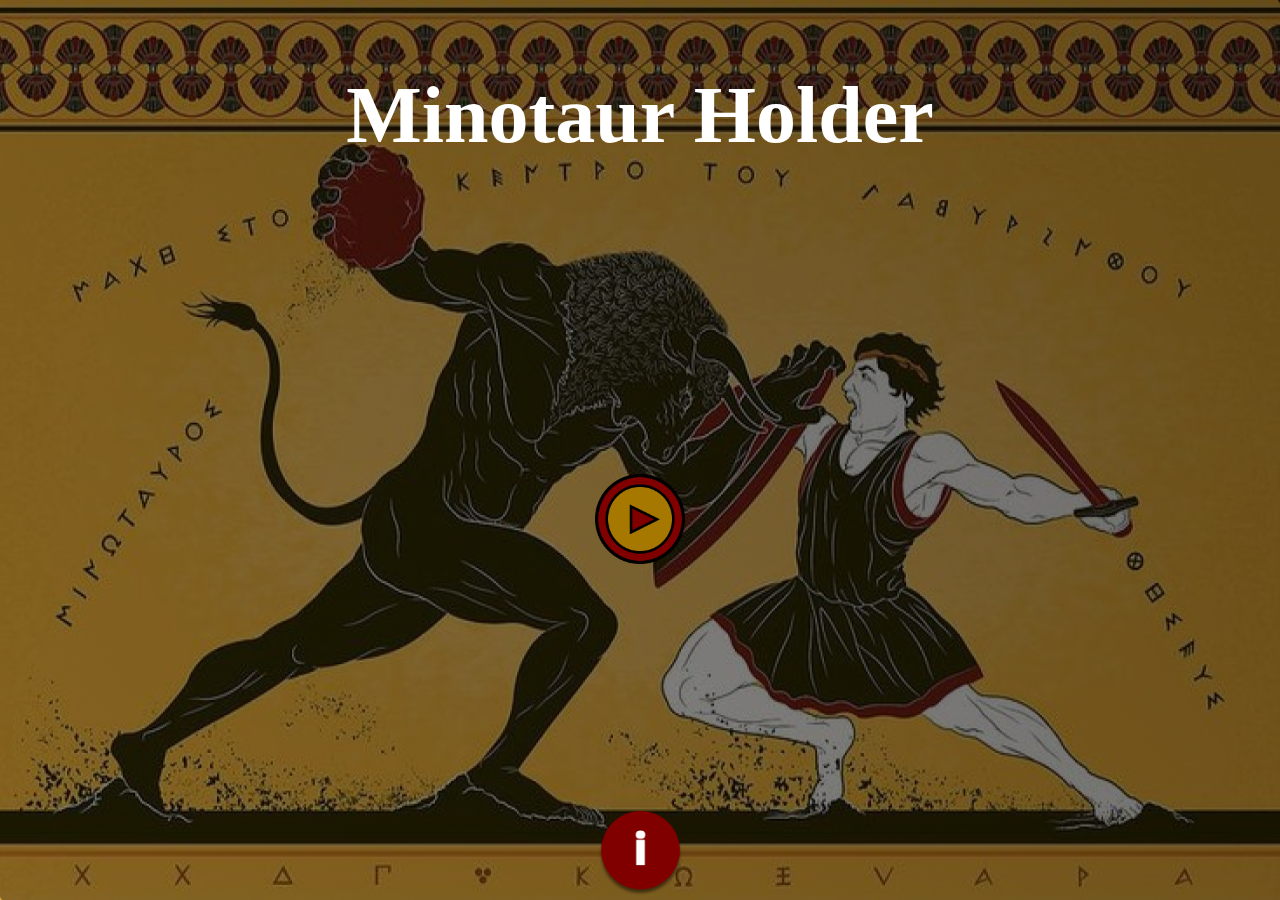
<file: index.html>
<!DOCTYPE html>
<html lang="en">
  <head>
    <meta charset="UTF-8" />
    <meta name="viewport" content="width=device-width, initial-scale=1.0" />
    <title>Minotaur Holder</title>
    <link rel="stylesheet" href="./styles.css" />
    <link rel="icon" type="image/x-icon" href="./assets/game icon.png">
  </head>
  <body>
    <div id="main">
      <h1>Minotaur Holder</h1>
      <div id="play-btn">
        <img src="./assets/Play button.png" alt="" id="play-btn-img" />
      </div>
      <div id="instructions-container">
        <img src="./assets/Instructions.png" alt="" id="instructions-btn-img" />
      </div>
    </div>
  </body>
  <script>
    let instructBtn = document.getElementById("instructions-btn-img");
    let currentUrl = window.location.href;
    localStorage.setItem("backLink", currentUrl);

    let playBtn = document.getElementById("play-btn-img");

    playBtn.onclick = () => {
      window.location.href = "./player.html";
    };

    instructBtn.onclick = () => {
      window.location.href = "./instructions.html";
    };
  </script>
</html>
</file>
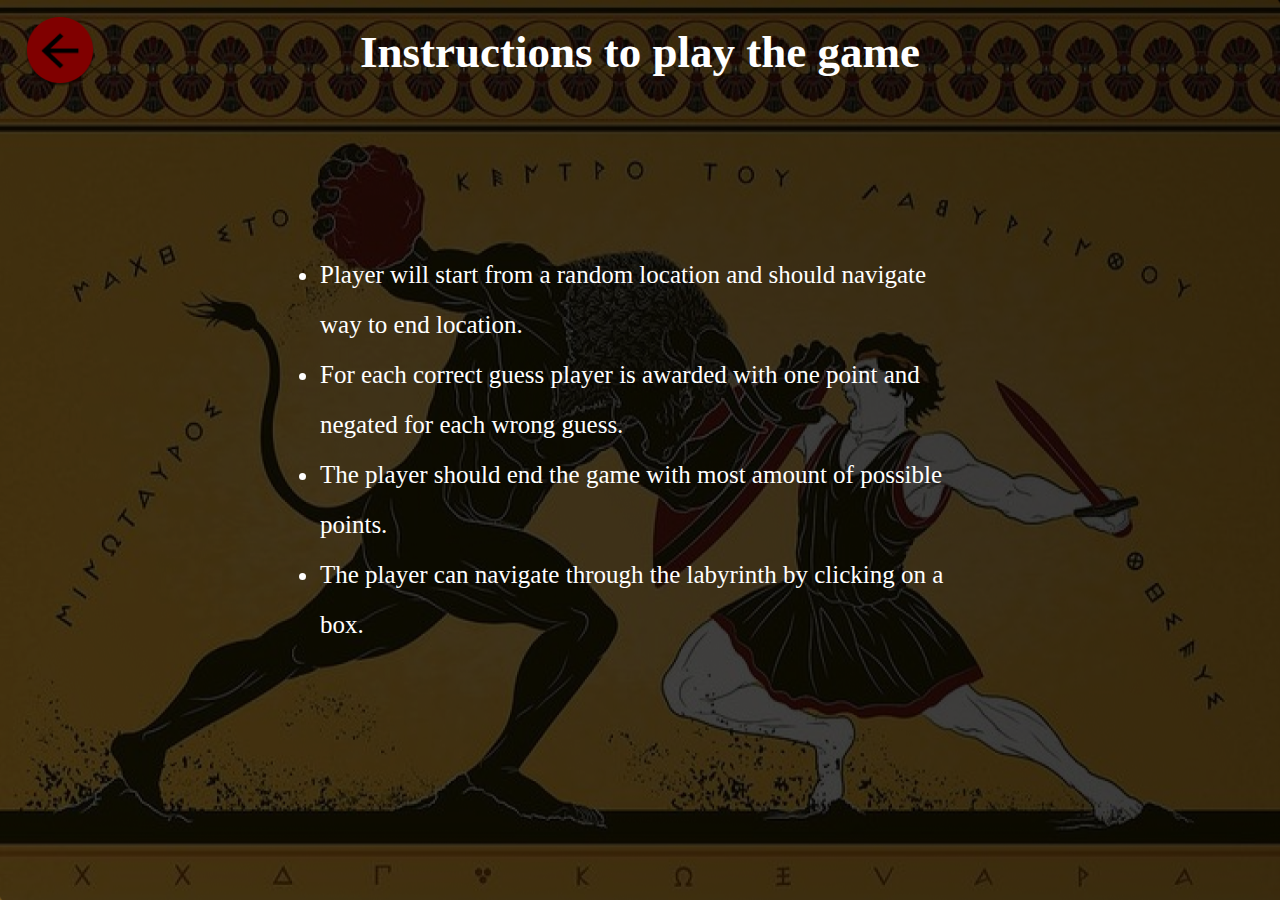
<file: instructions.html>
<!DOCTYPE html>
<html lang="en">
  <head>
    <meta charset="UTF-8" />
    <meta name="viewport" content="width=device-width, initial-scale=1.0" />
    <title>Instructions</title>
    <link rel="stylesheet" href="./styles.css" />
    <link rel="icon" type="image/x-icon" href="./assets/game icon.png" />
    <style>
      @media (max-width: 600px) {
        #instruct-list > ul {
          font-size: 13px;
          line-height: 35px;
        }
        #top-section > h1 {
          font-size: 35px;
        }
      }
    </style>
  </head>
  <body>
    <div id="main1">
      <div id="opactiy"></div>
      <div id="top-section">
        <div class="imageBox">
          <img src="./assets/home button.png" alt="" id="back-button-img" />
        </div>
        <h1 id="instruct-h1">Instructions to play the game</h1>
        <div class="imageBox"></div>
      </div>
      <div id="bottom-section">
        <div id="instruct-list">
          <ul>
            <li>
              Player will start from a random location and should navigate way
              to end location.
            </li>
            <li>
              For each correct guess player is awarded with one point and
              negated for each wrong guess.
            </li>
            <li>
              The player should end the game with most amount of possible
              points.
            </li>
            <li>
              The player can navigate through the labyrinth by clicking on a
              box.
            </li>
          </ul>
        </div>
      </div>
    </div>
  </body>
  <script>
    let backBtn = document.getElementById("back-button-img");
    let backUrl = localStorage.getItem("backLink");

    backBtn.onclick = () => {
      window.location.href = backUrl;
    };
  </script>
</html>
</file>
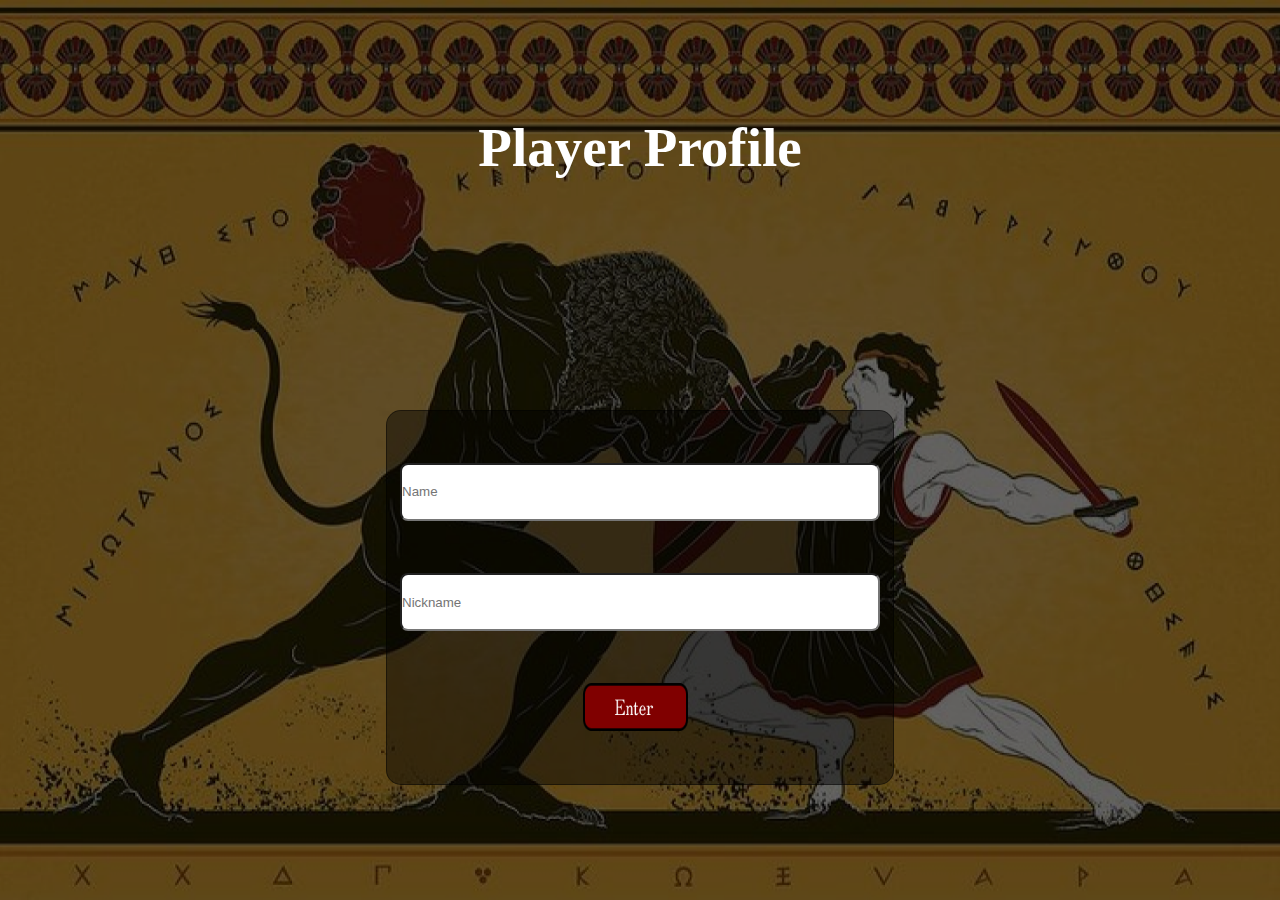
<file: player.html>
<!DOCTYPE html>
<html lang="en">
  <head>
    <meta charset="UTF-8" />
    <meta name="viewport" content="width=device-width, initial-scale=1.0" />
    <title>Profile</title>
    <link rel="stylesheet" href="./styles.css" />
    <link rel="icon" type="image/x-icon" href="./assets/game icon.png">
    <style>
      @media(max-width:600px){
        #submit-form form{
          width: 300px;
        }
        #inputForm input{
          width: 200px;
        }
      }
    </style>
  </head>
  <body>
    <div id="main3">
      <h1>Player Profile</h1>
      <div id="submit-form">
        <form id="inputForm">
          <input type="text" placeholder="Name" id="name" required />
          <input type="text" placeholder="Nickname" id="nickname" required />
          <button type="submit" id="submitBtn">
            <img src="./assets/submit button.png" alt="" />
          </button>
        </form>
      </div>
    </div>
  </body>
  <script>
    document.getElementById("inputForm").onsubmit = (e) => {
      e.preventDefault();

      let name = document.getElementById("name").value;
      let nickName = document.getElementById("nickname").value;

      localStorage.setItem("name", name);
      localStorage.setItem("nickName", nickName);
      window.location.href = "./story.html"
    };
  </script>
</html>
</file>
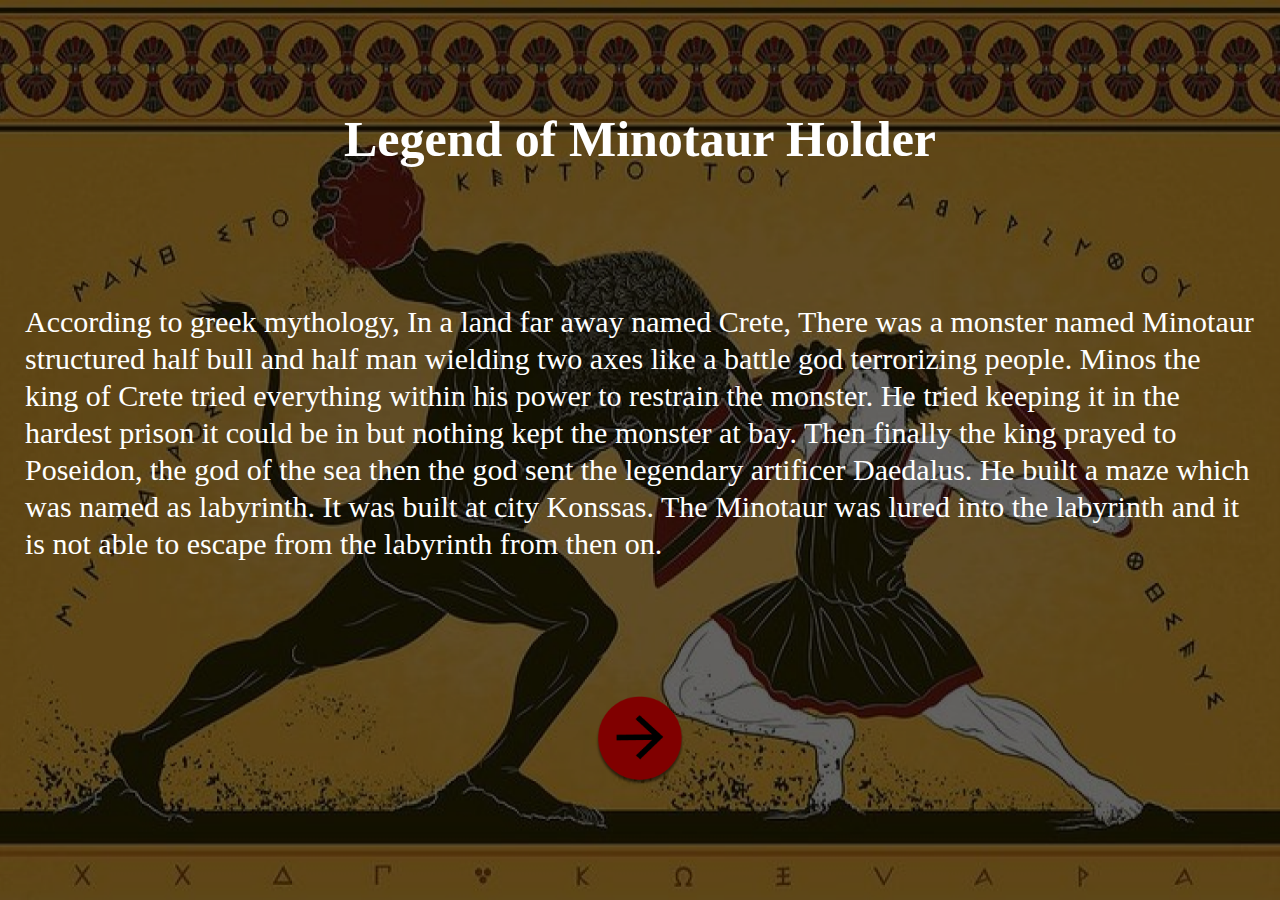
<file: story.html>
<!DOCTYPE html>
<html lang="en">
  <head>
    <meta charset="UTF-8" />
    <meta name="viewport" content="width=device-width, initial-scale=1.0" />
    <title>Legend of Minotaur Holder</title>
    <link rel="stylesheet" href="./styles.css" />
    <link rel="icon" type="image/x-icon" href="./assets/game icon.png">
    <style>
      @media (max-width:600px){
        #story{
          font-size: 15px;
        }
        #main2 > h1{
          margin-top: 20px;
          font-size: 30px;
        }
        #next-button > img{
          width: 50px;
          height: 50px;
        }
      }
    </style>
  </head>
  <body>
    <div id="main2">
      <h1>Legend of Minotaur Holder</h1>
      <div id="story">
        According to greek mythology, In a land far away named Crete, There was
        a monster named Minotaur structured half bull and half man wielding two
        axes like a battle god terrorizing people. Minos the king of Crete tried
        everything within his power to restrain the monster. He tried keeping it
        in the hardest prison it could be in but nothing kept the monster at
        bay. Then finally the king prayed to Poseidon, the god of the sea then
        the god sent the legendary artificer Daedalus. He built a maze which was
        named as labyrinth. It was built at city Konssas. The Minotaur was lured
        into the labyrinth and it is not able to escape from the labyrinth from
        then on.
      </div>
      <div id="next-button">
        <img src="./assets/next button.png" alt="" id="next-button-img">
      </div>
    </div>
  </body>
  <script>
    let nextBtn = document.getElementById("next-button-img")

    nextBtn.onclick = () => {
      window.location.href = "./game.html"
    }
  </script>
</html>
</file>
<file: styles.css>
* {
  margin: 0;
  padding: 0;
  box-sizing: border-box;
}

html,
body {
  width: 100%;
  height: 100%;
}

#main {
  background-image: url("./assets/MacBook Air - 1 (1).png");
  background-repeat: no-repeat;
  background-position: center;
  background-size: 100% 100%;
  height: 100%;
  width: 100%;
  display: flex;
  flex-direction: column;
  justify-content: space-between;
}

#main1 {
  background-image: url("./assets/MacBook Air - 1 (1).png");
  background-repeat: no-repeat;
  background-position: center;
  background-size: 100% 100%;
  height: 100%;
  width: 100%;
  position: relative;
}

#main2 {
  background-image: url("./assets/MacBook Air - 6.png");
  background-repeat: no-repeat;
  background-position: center;
  background-size: 100% 100%;
  height: 100%;
  width: 100%;
  display: flex;
  flex-direction: column;
  align-items: center;
  justify-content: space-evenly;
  color: white;
}

#main3 {
  background-image: url("./assets/MacBook Air - 6.png");
  background-repeat: no-repeat;
  background-position: center;
  background-size: 100% 100%;
  height: 100%;
  width: 100%;
  display: flex;
  flex-direction: column;
  align-items: center;
  justify-content: space-around;
  color: white;
}

#main4 {
  background-image: url("./assets/MacBook Air - 2.png");
  background-repeat: no-repeat;
  background-position: center;
  background-size: 100% 100%;
  height: 100%;
  width: 100%;
  display: flex;
  justify-content: center;
  align-items: center;
}

#main > h1 {
  font-size: 80px;
  color: white;
  text-align: center;
  padding: 70px 0px;
}

#main2 > h1 {
  font-size: 50px;
  color: white;
}

#main3 > h1 {
  font-size: 55px;
}

#story {
  font-size: 30px;
  margin: 25px;
  line-height: 37px;
}

#next-button > img {
  width: 90px;
  height: 90px;
}

#top-section > h1 {
  color: white;
  text-align: center;
  font-size: 45px;
}

#top-section > .imageBox img {
  width: 70%;
  aspect-ratio: 1/1;
}

#top-section {
  width: 100%;
  padding: 2px 10px;
  display: flex;
  justify-content: space-between;
  align-items: center;
  z-index: 2;
  position: absolute;
}

.imageBox {
  display: flex;
  justify-content: center;
  align-items: center;
  width: 100px;
  height: 100px;
}

#play-btn {
  text-align: center;
}

#play-btn > img {
  width: 90px;
  height: 90px;
}

#instructions-container {
  text-align: end;
  padding: 0px 20px;
}

#instructions-container > img {
  height: 85px;
  width: 85px;
}

#instruct-list {
  color: white;
  font-size: 25px;
  margin: auto;
  position: absolute;
  z-index: 2;
  left: 50%;
  top: 50%;
  transform: translate(-50%, -50%);
}

#instruct-list > ul {
  line-height: 50px;
}

#back-button > img {
  width: 100px;
  height: 100px;
}

#back-button {
  padding-right: 90%;
  padding-bottom: 7%;
}

#opactiy {
  width: 100%;
  height: 100%;
  position: absolute;
  top: 0;
  z-index: 1;
  background-color: rgba(0, 0, 0, 0.486);
}

input {
  border-radius: 8px;
  background-color: white;
  height: 58px;
  width: 480px;
}

#submit-form form {
  display: flex;
  flex-direction: column;
  background-color: rgba(0, 0, 0, 0.445);
  width: 508px;
  height: 375px;
  border: 1px solid rgba(0, 0, 0, 0.445);
  border-radius: 15px;
  justify-content: space-evenly;
  align-items: center;
}

form > button {
  width: 115px;
  height: 48px;
  background: none;
  border: none;
}

button > img {
  width: 115px;
  height: 48px;
  padding-right: 10px;
}

#grid {
  display: grid;
  grid-template-columns: 98px 98px 98px 98px 98px 98px;
  width: 80%;
  height: fit-content;
  padding: 40px 50px;
  justify-content: center;
  align-items: center;
}

.cell-block {
  width: 98px;
  height: 95px;
  background-color: #d9d9d9;
  border: 2px solid black;
  display: flex;
  justify-content: center;
  align-items: center;
}

#currentPosition{
  width: 300px;
  height: 200px;
  background-color: #d9d9d9;
  border: 1px solid #d9d9d9;
  border-radius: 15px;
  display: flex;
  justify-content: center;
  align-items: center;
}

#sub-section {
  display: flex;
  flex-direction: column;
  align-items: flex-end;
  padding: 25px 25px;
  width: 20%;
  height: 100%;
  justify-content: space-between;
}

#points {
  width: 150px;
  height: 50px;
  background-color: #ced4da;
  color: white;
  font-size: 30px;
  text-align: center;
  border: 1px solid #ced4da;
  border-radius: 15px;
  padding-top: 7px;
}

.coord {
  font-size: 48px;
  color: white;
}

#playerIcon {
  width: 65px;
  height: 55px;
}

#wrongIcon {
  width: 65px;
  height: 55px;
}

#instructions-container {
  justify-self: center;
  align-self: center;
}

#result {
  position: absolute;
  top: 0;
  left: 0;
  height: 100vh;
  width: 100vw;
  justify-content: center;
  align-items: center;
  background-color: black;
  visibility: hidden;
  opacity: 0.9;
  display: flex;
  flex-direction: column;
}

#message {
  font-size: 50px;
  color: white;
}

#button {
  padding: 10px;
  margin-top: 30px;
  background-color: #fab201;
  color: white;
  cursor: pointer;
  text-align: center;
  line-height: 40px;
  font-size: 30px;
  opacity: 1;
  border-radius: 5px;
  width: 175px;
}
</file>
